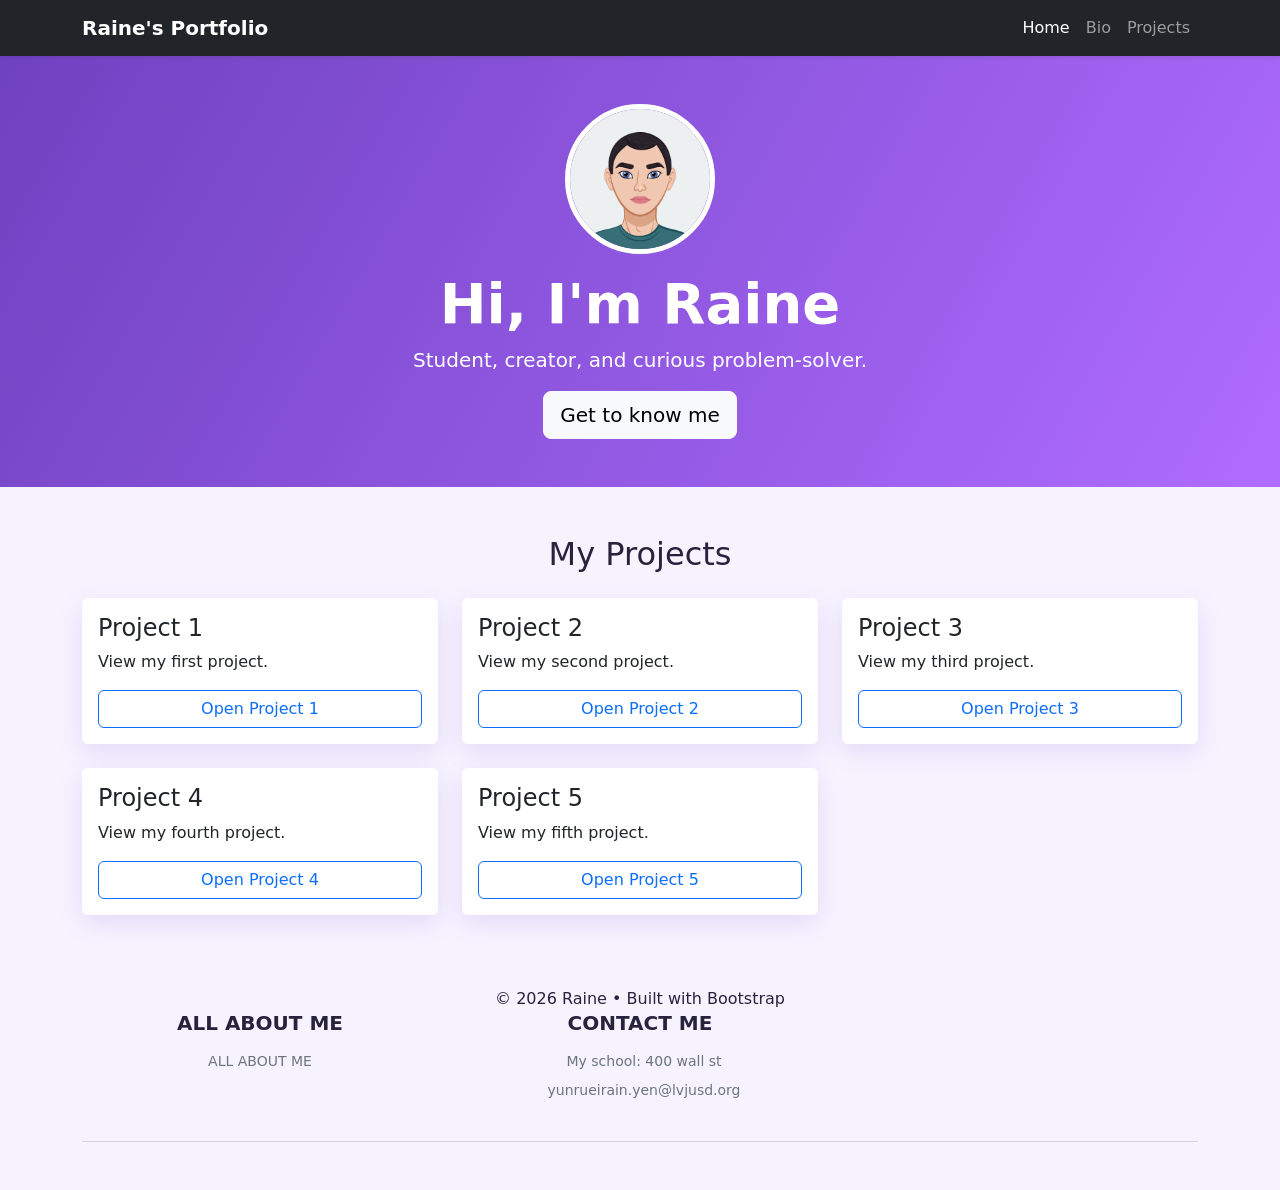
<file: index.html>
<!doctype html>
<html lang="en">
<head>
  <meta charset="utf-8">
  <meta name="viewport" content="width=device-width, initial-scale=1">
  <title>Raine's Portfolio</title>
  <link rel="icon" type="image/png" href="favicon-96x96.png" sizes="96x96">
  <link rel="apple-touch-icon" sizes="180x180" href="apple-touch-icon.png">
  <link href="https://cdn.jsdelivr.net/npm/bootstrap@5.3.3/dist/css/bootstrap.min.css" rel="stylesheet">
  <link rel="stylesheet" href="style.css">
</head>
<body>
  <nav class="navbar navbar-expand-lg navbar-dark bg-dark shadow-sm">
    <div class="container">
      <a class="navbar-brand fw-bold" href="index.html">Raine's Portfolio</a>
      <button class="navbar-toggler" type="button" data-bs-toggle="collapse" data-bs-target="#mainNav" aria-controls="mainNav" aria-expanded="false" aria-label="Toggle navigation">
        <span class="navbar-toggler-icon"></span>
      </button>
      <div class="collapse navbar-collapse" id="mainNav">
        <ul class="navbar-nav ms-auto">
          <li class="nav-item"><a class="nav-link active" aria-current="page" href="index.html">Home</a></li>
          <li class="nav-item"><a class="nav-link" href="bio.html">Bio</a></li>
          <li class="nav-item"><a class="nav-link" href="#projects">Projects</a></li>
        </ul>
      </div>
    </div>
  </nav>

  <header class="hero py-5 text-center">
    <div class="container">
      <img class="rounded-circle avatar mb-3" src="AvatarMaker.png" alt="Raine's avatar">
      <h1 class="display-4 fw-bold">Hi, I'm Raine</h1>
      <p class="lead">Student, creator, and curious problem-solver.</p>
      <a class="btn btn-light btn-lg" href="bio.html">Get to know me</a>
    </div>
  </header>

  <main class="container py-5">
    <section id="projects" aria-labelledby="projects-heading">
      <h2 id="projects-heading" class="text-center mb-4">My Projects</h2>
      <div class="row g-4">
        <div class="col-sm-6 col-lg-4"><article class="card h-100"><div class="card-body d-flex flex-column"><h3 class="h4">Project 1</h3><p>View my first project.</p><a class="btn btn-outline-primary mt-auto" href="Project 1.html">Open Project 1</a></div></article></div>
        <div class="col-sm-6 col-lg-4"><article class="card h-100"><div class="card-body d-flex flex-column"><h3 class="h4">Project 2</h3><p>View my second project.</p><a class="btn btn-outline-primary mt-auto" href="Project 2.html">Open Project 2</a></div></article></div>
        <div class="col-sm-6 col-lg-4"><article class="card h-100"><div class="card-body d-flex flex-column"><h3 class="h4">Project 3</h3><p>View my third project.</p><a class="btn btn-outline-primary mt-auto" href="Project 3.html">Open Project 3</a></div></article></div>
        <div class="col-sm-6 col-lg-4"><article class="card h-100"><div class="card-body d-flex flex-column"><h3 class="h4">Project 4</h3><p>View my fourth project.</p><a class="btn btn-outline-primary mt-auto" href="Project 4.html">Open Project 4</a></div></article></div>
        <div class="col-sm-6 col-lg-4"><article class="card h-100"><div class="card-body d-flex flex-column"><h3 class="h4">Project 5</h3><p>View my fifth project.</p><a class="btn btn-outline-primary mt-auto" href="Project 5.html">Open Project 5</a></div></article></div>
      </div>
    </section>
  </main>
  <script src="https://cdn.jsdelivr.net/npm/bootstrap@5.3.3/dist/js/bootstrap.bundle.min.js"></script>

  <footer class="text-center py-4">
    <p class="mb-0">© 2026 Raine • Built with Bootstrap</p>
    <div class="container">
        <div class="row g-4">
          <!-- Column 1: About/Brand -->
          <div class="col-md-4">
            <h5 class="text-uppercase mb-3 fw-bold">ALL ABOUT ME</h5>
            <p class="text-secondary small">ALL ABOUT ME</p>
          </div>
          <!-- Column 3: Contact Info -->
          <div class="col-md-4">
            <h5 class="text-uppercase mb-3 fw-bold">Contact Me</h5>
            <ul class="list-unstyled text-secondary small">
              <li class="mb-2"><i class="bi bi-geo-alt-fill me-2"></i><a class="text-secondary text-decoration-none" href="https://granadahigh.livermoreschools.org/">My school: 400 wall st</a></li>
              <li class="mb-2"><i class="bi bi-envelope-fill me-2"></i><a href="mailto:yunrueirain.yen@lvjusd.org" class="text-secondary text-decoration-none">yunrueirain.yen@lvjusd.org</a></li>
            </ul>
          </div>
        </div>
        <hr class="text-secondary my-4">
        <div class="text-center text-secondary small"></div>
      </div>
  </footer>
</body>
</html>
</file>
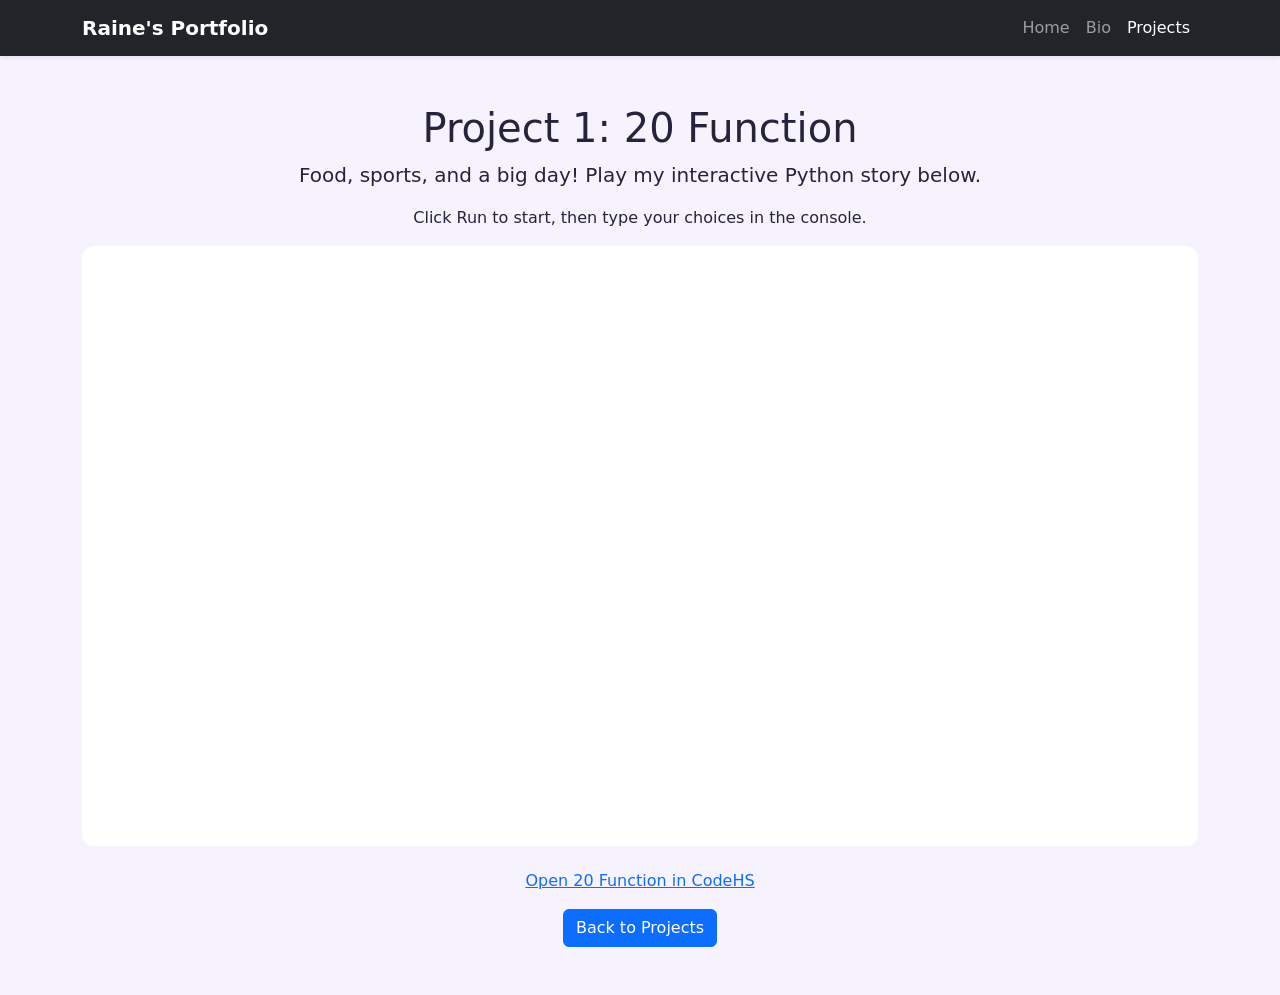
<file: Project 1.html>
<!doctype html>
<html lang="en">
<head>
  <meta charset="utf-8">
  <meta name="viewport" content="width=device-width, initial-scale=1">
  <title>Project 1 | Raine's Portfolio</title>
  <link rel="icon" type="image/png" href="favicon-96x96.png" sizes="96x96">
  <link rel="apple-touch-icon" sizes="180x180" href="apple-touch-icon.png">
  <link href="https://cdn.jsdelivr.net/npm/bootstrap@5.3.3/dist/css/bootstrap.min.css" rel="stylesheet">
  <link rel="stylesheet" href="style.css">
</head>
<body>
  <nav class="navbar navbar-expand-lg navbar-dark bg-dark shadow-sm">
    <div class="container">
      <a class="navbar-brand fw-bold" href="index.html">Raine's Portfolio</a>
      <button class="navbar-toggler" type="button" data-bs-toggle="collapse" data-bs-target="#mainNav" aria-controls="mainNav" aria-expanded="false" aria-label="Toggle navigation">
        <span class="navbar-toggler-icon"></span>
      </button>
      <div class="collapse navbar-collapse" id="mainNav">
        <ul class="navbar-nav ms-auto">
          <li class="nav-item"><a class="nav-link" href="index.html">Home</a></li>
          <li class="nav-item"><a class="nav-link" href="bio.html">Bio</a></li>
          <li class="nav-item"><a class="nav-link active" aria-current="page" href="index.html#projects">Projects</a></li>
        </ul>
      </div>
    </div>
  </nav>

  <main class="container py-5 text-center">
    <h1>Project 1: 20 Function</h1>
    <p class="lead">Food, sports, and a big day! Play my interactive Python story below.</p>
    <p>Click Run to start, then type your choices in the console.</p>
    <iframe title="20 Function interactive Python project" src="https://codehs.com/sandbox/purplellama1730/20-function/embed/?display_mode=default&amp;show_file_tree=False" width="850" height="600" style="width:100%; height:600px; border:0; border-radius:12px; background:white;" allowfullscreen></iframe>
    <p class="mt-3"><a href="https://codehs.com/sandbox/purplellama1730/20-function" target="_blank" rel="noopener noreferrer">Open 20 Function in CodeHS</a></p>
    <a class="btn btn-primary" href="index.html#projects">Back to Projects</a>
  </main>

  <script src="https://cdn.jsdelivr.net/npm/bootstrap@5.3.3/dist/js/bootstrap.bundle.min.js"></script>
</body>
</html>
</file>
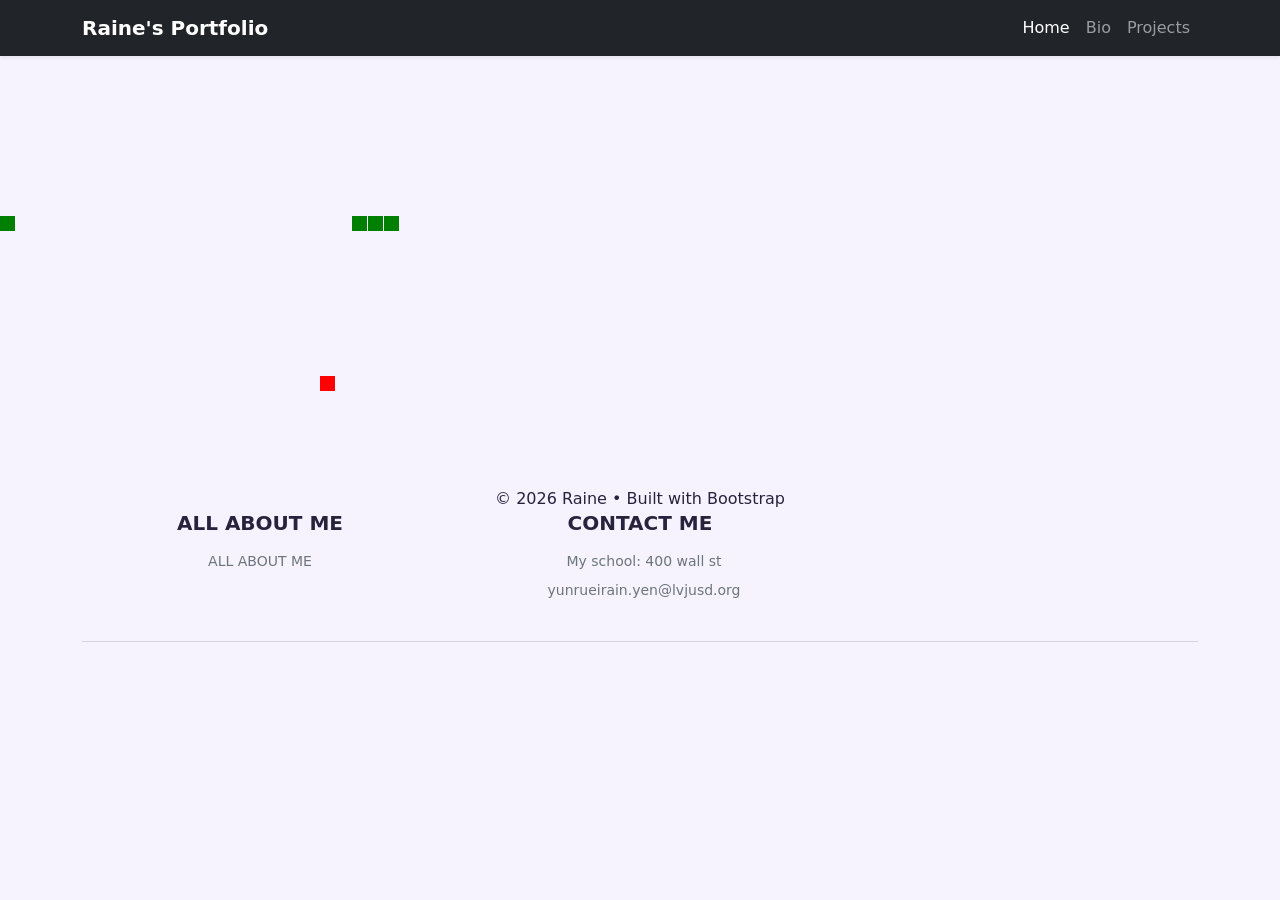
<file: Project 2.html>
<!doctype html>
<html lang="en">
<head>
  <meta charset="utf-8">
  <meta name="viewport" content="width=device-width, initial-scale=1">
  <title>Raine's Portfolio</title>
  <link rel="icon" type="image/png" href="/favicon-96x96.png" sizes="96x96">
  <link rel="icon" type="image/svg+xml" href="/favicon.svg">
  <link rel="shortcut icon" href="/favicon.ico">
  <link rel="apple-touch-icon" sizes="180x180" href="/apple-touch-icon.png">
  <link rel="manifest" href="/site.webmanifest">
  <link href="https://cdn.jsdelivr.net/npm/bootstrap@5.3.3/dist/css/bootstrap.min.css" rel="stylesheet">
  <link rel="stylesheet" href="style.css">
</head>
<body>
  <nav class="navbar navbar-expand-lg navbar-dark bg-dark shadow-sm">
    <div class="container">
      <a class="navbar-brand fw-bold" href="index.html">Raine's Portfolio</a>
      <button class="navbar-toggler" type="button" data-bs-toggle="collapse" data-bs-target="#mainNav" aria-controls="mainNav" aria-expanded="false" aria-label="Toggle navigation">
        <span class="navbar-toggler-icon"></span>
      </button>
      <div class="collapse navbar-collapse" id="mainNav">
        <ul class="navbar-nav ms-auto">
          <li class="nav-item"><a class="nav-link active" aria-current="page" href="index.html">Home</a></li>
          <li class="nav-item"><a class="nav-link" href="bio.html">Bio</a></li>
          <li class="nav-item"><a class="nav-link" href="#projects">Projects</a></li>
        </ul>
      </div>
    </div>
  </nav>
    
  
    <canvas width="400" height="400" id="game"></canvas>
    <script>
        var canvas = document.getElementById('game');
        var context = canvas.getContext('2d');
        
        // the canvas width & height, snake x & y, and the apple x & y, all need to be a multiples of the grid size in order for collision detection to work
        // (e.g. 16 * 25 = 400)
        var grid = 16;
        var count = 0;
        
        var snake = {
          x: 160,
          y: 160,
        
          // snake velocity. moves one grid length every frame in either the x or y direction
          dx: grid,
          dy: 0,
        
          // keep track of all grids the snake body occupies
          cells: [],
        
          // length of the snake. grows when eating an apple
          maxCells: 4
        };
        var apple = {
          x: 320,
          y: 320
        };
        
        // get random whole numbers in a specific range
        // @see https://stackoverflow.com/a/1527820/2124254
        function getRandomInt(min, max) {
          return Math.floor(Math.random() * (max - min)) + min;
        }
        
        // game loop
        function loop() {
          requestAnimationFrame(loop);
        
          // slow game loop to 15 fps instead of 60 (60/15 = 4)
          if (++count < 4) {
            return;
          }
        
          count = 0;
          context.clearRect(0,0,canvas.width,canvas.height);
        
          // move snake by it's velocity
          snake.x += snake.dx;
          snake.y += snake.dy;
        
          // wrap snake position horizontally on edge of screen
          if (snake.x < 0) {
            snake.x = canvas.width - grid;
          }
          else if (snake.x >= canvas.width) {
            snake.x = 0;
          }
        
          // wrap snake position vertically on edge of screen
          if (snake.y < 0) {
            snake.y = canvas.height - grid;
          }
          else if (snake.y >= canvas.height) {
            snake.y = 0;
          }
        
          // keep track of where snake has been. front of the array is always the head
          snake.cells.unshift({x: snake.x, y: snake.y});
        
          // remove cells as we move away from them
          if (snake.cells.length > snake.maxCells) {
            snake.cells.pop();
          }
        
          // draw apple
          context.fillStyle = 'red';
          context.fillRect(apple.x, apple.y, grid-1, grid-1);
        
          // draw snake one cell at a time
          context.fillStyle = 'green';
          snake.cells.forEach(function(cell, index) {
        
            // drawing 1 px smaller than the grid creates a grid effect in the snake body so you can see how long it is
            context.fillRect(cell.x, cell.y, grid-1, grid-1);
        
            // snake ate apple
            if (cell.x === apple.x && cell.y === apple.y) {
              snake.maxCells++;
        
              // canvas is 400x400 which is 25x25 grids
              apple.x = getRandomInt(0, 25) * grid;
              apple.y = getRandomInt(0, 25) * grid;
            }
        
            // check collision with all cells after this one (modified bubble sort)
            for (var i = index + 1; i < snake.cells.length; i++) {
        
              // snake occupies same space as a body part. reset game
              if (cell.x === snake.cells[i].x && cell.y === snake.cells[i].y) {
                snake.x = 160;
                snake.y = 160;
                snake.cells = [];
                snake.maxCells = 4;
                snake.dx = grid;
                snake.dy = 0;
        
                apple.x = getRandomInt(0, 25) * grid;
                apple.y = getRandomInt(0, 25) * grid;
              }
            }
          });
        }
        
        // listen to keyboard events to move the snake
        document.addEventListener('keydown', function(e) {
          // prevent snake from backtracking on itself by checking that it's
          // not already moving on the same axis (pressing left while moving
          // left won't do anything, and pressing right while moving left
          // shouldn't let you collide with your own body)
        
          // left arrow key
          if (e.which === 37 && snake.dx === 0) {
            snake.dx = -grid;
            snake.dy = 0;
          }
          // up arrow key
          else if (e.which === 38 && snake.dy === 0) {
            snake.dy = -grid;
            snake.dx = 0;
          }
          // right arrow key
          else if (e.which === 39 && snake.dx === 0) {
            snake.dx = grid;
            snake.dy = 0;
          }
          // down arrow key
          else if (e.which === 40 && snake.dy === 0) {
            snake.dy = grid;
            snake.dx = 0;
          }
        });
        
        // start the game
        requestAnimationFrame(loop);
    </script>

    

</body>
  <footer class="text-center py-4">
    <p class="mb-0">© 2026 Raine • Built with Bootstrap</p>
    <div class="container">
        <div class="row g-4">
          <!-- Column 1: About/Brand -->
          <div class="col-md-4">
            <h5 class="text-uppercase mb-3 fw-bold">ALL ABOUT ME</h5>
            <p class="text-secondary small">ALL ABOUT ME</p>
          </div>
          <!-- Column 3: Contact Info -->
          <div class="col-md-4">
            <h5 class="text-uppercase mb-3 fw-bold">Contact Me</h5>
            <ul class="list-unstyled text-secondary small">
              <li class="mb-2"><i class="bi bi-geo-alt-fill me-2"></i><a class="text-secondary text-decoration-none" href="https://granadahigh.livermoreschools.org/">My school: 400 wall st</a></li>
              <li class="mb-2"><i class="bi bi-envelope-fill me-2"></i><a href="mailto:yunrueirain.yen@lvjusd.org" class="text-secondary text-decoration-none">yunrueirain.yen@lvjusd.org</a></li>
            </ul>
          </div>
        </div>
        <hr class="text-secondary my-4">
        <div class="text-center text-secondary small"></div>
      </div>
  </footer>
</html>

<br>
</file>
<file: style.css>
/* Shared portfolio styles */
body {
  background: #f6f3ff;
  color: #28233d;
}

.hero {
  background: linear-gradient(120deg, #6f42c1, #b06cff);
  color: #fff;
}

.avatar {
  width: 150px;
  height: 150px;
  object-fit: cover;
  border: 5px solid #fff;
}

.card {
  border: 0;
  box-shadow: 0 8px 24px #6f42c122;
}

.gym,
.tech-image {
  width: 100%;
  height: 220px;
  object-fit: cover;
}

.navbar .nav-link:hover,
.navbar .nav-link:focus {
  color: #fff;
}

img:hover {
  animation: wiggle 1s infinite;
}

@keyframes wiggle {
  0%, 80%, 100% { transform: rotate(0deg); }
  85% { transform: rotate(5deg); }
  95% { transform: rotate(-5deg); }
}

/* Friends photo parallax */
.friends-parallax {
  position: relative;
  min-height: 420px;
  display: grid;
  place-items: center;
  overflow: hidden;
  isolation: isolate;
  color: #fff;
  text-align: center;
  background-image: linear-gradient(rgba(24, 17, 43, .48), rgba(24, 17, 43, .58)), url("https://encrypted-tbn0.gstatic.com/images?q=tbn:ANd9GcQMPWGjZWlm1a8tHtabDt3N8ZU-F59ikic8kPCho5_1Ew&s");
  background-position: center;
  background-size: cover;
  background-attachment: fixed;
}

.friends-parallax-content {
  max-width: 700px;
  padding: 5rem 1.5rem;
  text-shadow: 0 2px 12px rgba(0, 0, 0, .7);
}

.friends-parallax h2 {
  font-size: clamp(2.25rem, 5vw, 3.5rem);
  font-weight: 700;
}

@media (max-width: 767.98px), (prefers-reduced-motion: reduce) {
  .friends-parallax {
    background-attachment: scroll;
  }
}


/* Make the parallax motion easy to see: the section scrolls over its fixed photo. */
.friends-parallax {
  min-height: 100vh;
  background-attachment: fixed;
}

.friends-parallax-content {
  width: min(90%, 680px);
  padding: 2.5rem 3rem;
  border: 1px solid rgba(255, 255, 255, .35);
  border-radius: 1.25rem;
  background: rgba(24, 17, 43, .72);
  box-shadow: 0 18px 50px rgba(0, 0, 0, .28);
  backdrop-filter: blur(5px);
}

@media (max-width: 767.98px), (prefers-reduced-motion: reduce) {
  .friends-parallax {
    min-height: 75vh;
    background-attachment: scroll;
  }
  .friends-parallax-content {
    padding: 2rem 1.5rem;
  }
}
</file>
